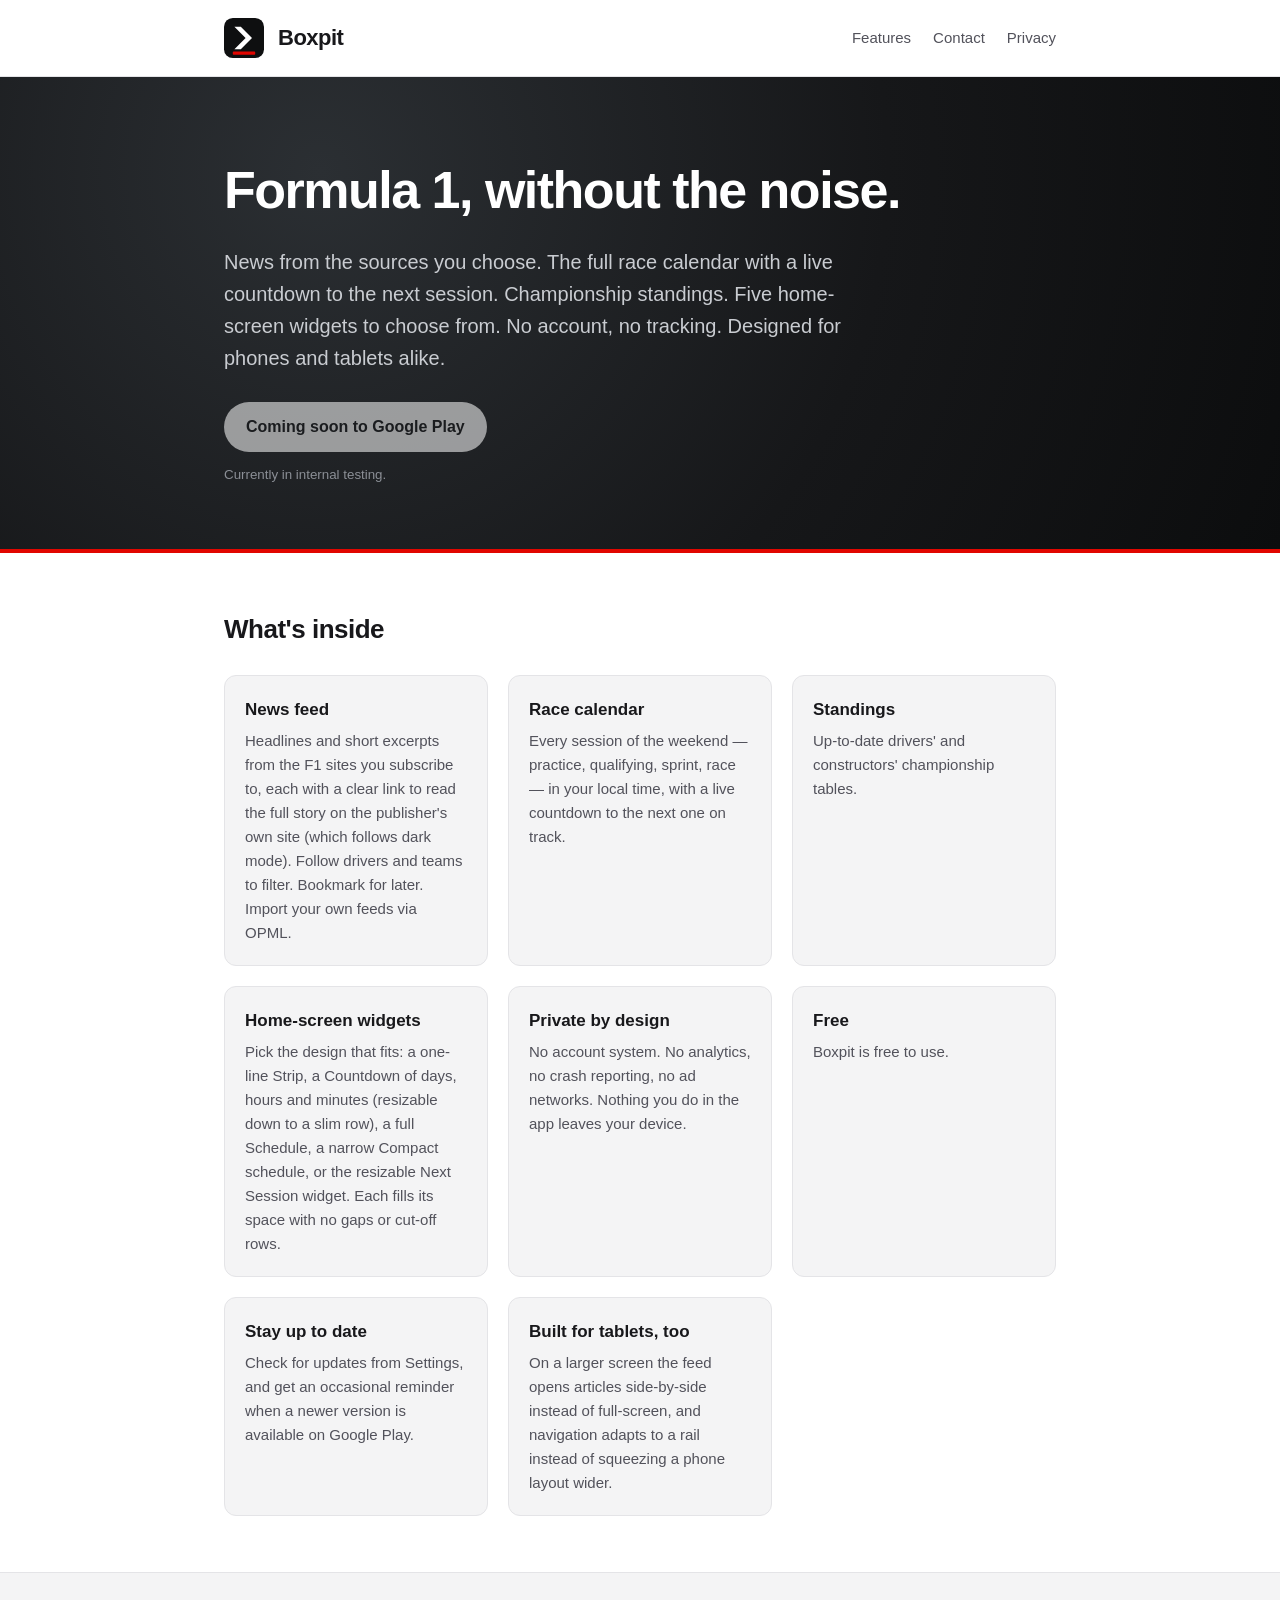
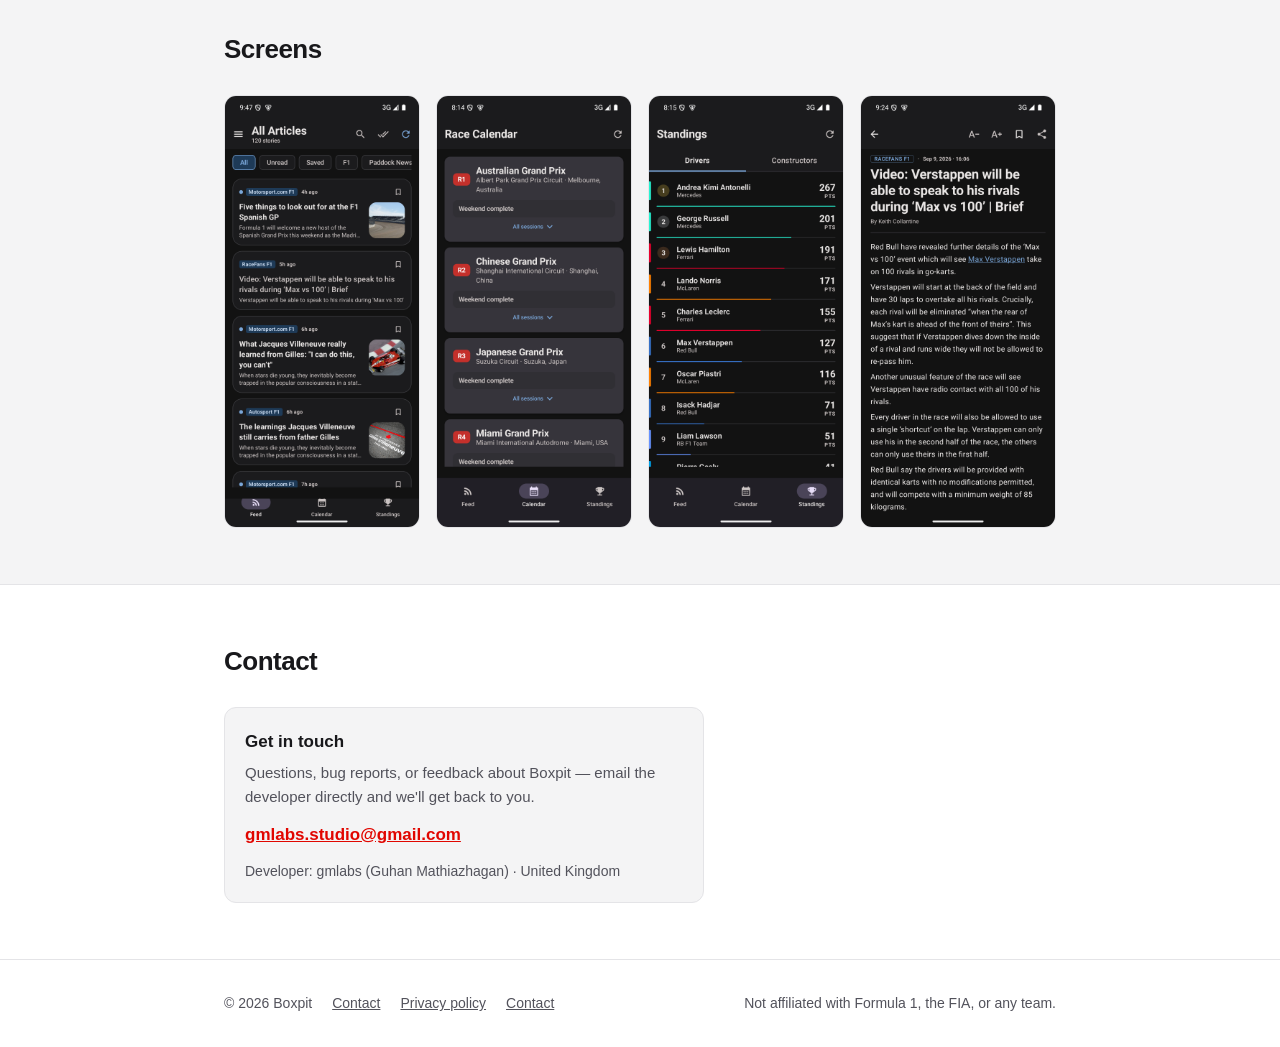
<file: index.html>
<!doctype html>
<html lang="en">
<head>
<meta charset="utf-8">
<meta name="viewport" content="width=device-width, initial-scale=1">
<title>Boxpit — Formula 1 news, calendar &amp; standings</title>
<meta name="description" content="Boxpit is a fast, private Formula 1 companion: news from the sources you choose, the full race calendar with a live countdown, championship standings, and a choice of five home-screen widgets.">
<link rel="stylesheet" href="style.css">
<link rel="icon" href="assets/icon_512.png">
</head>
<body>

<header>
  <div class="wrap">
    <svg class="mark" viewBox="0 0 200 200" aria-hidden="true">
      <rect width="200" height="200" rx="44" fill="#0e0f10"/>
      <path d="M52 44 L108 100 L52 156 L84 156 L140 100 L84 44 Z" fill="#fff"/>
      <rect x="44" y="168" width="112" height="16" rx="4" fill="#E10600"/>
    </svg>
    <span class="brand">Boxpit</span>
    <nav>
      <a href="#features">Features</a>
      <a href="#contact">Contact</a>
      <a href="privacy.html">Privacy</a>
    </nav>
  </div>
</header>

<div class="hero">
  <div class="wrap">
    <h1>Formula 1, without the noise.</h1>
    <p>News from the sources you choose. The full race calendar with a live countdown to the
       next session. Championship standings. Five home-screen widgets to choose from. No account, no tracking.
       Designed for phones and tablets alike.</p>
    <a class="badge disabled" aria-disabled="true">Coming soon to Google Play</a>
    <small>Currently in internal testing.</small>
  </div>
</div>

<section id="features">
  <div class="wrap">
    <h2>What's inside</h2>
    <div class="features">
      <div class="card">
        <h3>News feed</h3>
        <p>Headlines and short excerpts from the F1 sites you subscribe to, each with a clear link
           to read the full story on the publisher's own site (which follows dark mode). Follow
           drivers and teams to filter. Bookmark for later. Import your own feeds via OPML.</p>
      </div>
      <div class="card">
        <h3>Race calendar</h3>
        <p>Every session of the weekend — practice, qualifying, sprint, race — in your local
           time, with a live countdown to the next one on track.</p>
      </div>
      <div class="card">
        <h3>Standings</h3>
        <p>Up-to-date drivers' and constructors' championship tables.</p>
      </div>
      <div class="card">
        <h3>Home-screen widgets</h3>
        <p>Pick the design that fits: a one-line Strip, a Countdown of days, hours and minutes
           (resizable down to a slim row), a full Schedule, a narrow Compact schedule, or the
           resizable Next Session widget. Each fills its space with no gaps or cut-off rows.</p>
      </div>
      <div class="card">
        <h3>Private by design</h3>
        <p>No account system. No analytics, no crash reporting, no ad networks. Nothing you do
           in the app leaves your device.</p>
      </div>
      <div class="card">
        <h3>Free</h3>
        <p>Boxpit is free to use.</p>
      </div>
      <div class="card">
        <h3>Stay up to date</h3>
        <p>Check for updates from Settings, and get an occasional reminder when a newer version
           is available on Google Play.</p>
      </div>
      <div class="card">
        <h3>Built for tablets, too</h3>
        <p>On a larger screen the feed opens articles side-by-side instead of full-screen, and
           navigation adapts to a rail instead of squeezing a phone layout wider.</p>
      </div>
    </div>
  </div>
</section>

<section id="screenshots" style="background:var(--surface); border-top:1px solid var(--border); border-bottom:1px solid var(--border);">
  <div class="wrap">
    <h2>Screens</h2>
    <div class="shots">
      <img src="assets/screenshot_1_feed.png" alt="Boxpit news feed">
      <img src="assets/screenshot_2_calendar.png" alt="Boxpit race calendar with countdown">
      <img src="assets/screenshot_3_standings.png" alt="Boxpit championship standings">
      <img src="assets/screenshot_4_reader.png" alt="Boxpit article reader">
    </div>
  </div>
</section>

<section id="contact">
  <div class="wrap">
    <h2>Contact</h2>
    <div class="card" style="max-width:480px;">
      <h3>Get in touch</h3>
      <p>Questions, bug reports, or feedback about Boxpit &mdash; email the developer
         directly and we'll get back to you.</p>
      <p style="margin-top:12px;">
        <a href="mailto:gmlabs.studio@gmail.com" style="font-weight:700; font-size:17px;">gmlabs.studio@gmail.com</a>
      </p>
      <p style="margin-top:12px; color:var(--muted); font-size:14px;">
        Developer: gmlabs (Guhan Mathiazhagan) &middot; United Kingdom
      </p>
    </div>
  </div>
</section>

<footer>
  <div class="wrap">
    <span>&copy; <span id="y">2026</span> Boxpit</span>
    <a href="#contact">Contact</a>
    <a href="privacy.html">Privacy policy</a>
    <a href="mailto:gmlabs.studio@gmail.com">Contact</a>
    <span class="spacer"></span>
    <span>Not affiliated with Formula 1, the FIA, or any team.</span>
  </div>
</footer>

<script>document.getElementById('y').textContent = new Date().getFullYear();</script>
</body>
</html>
</file>
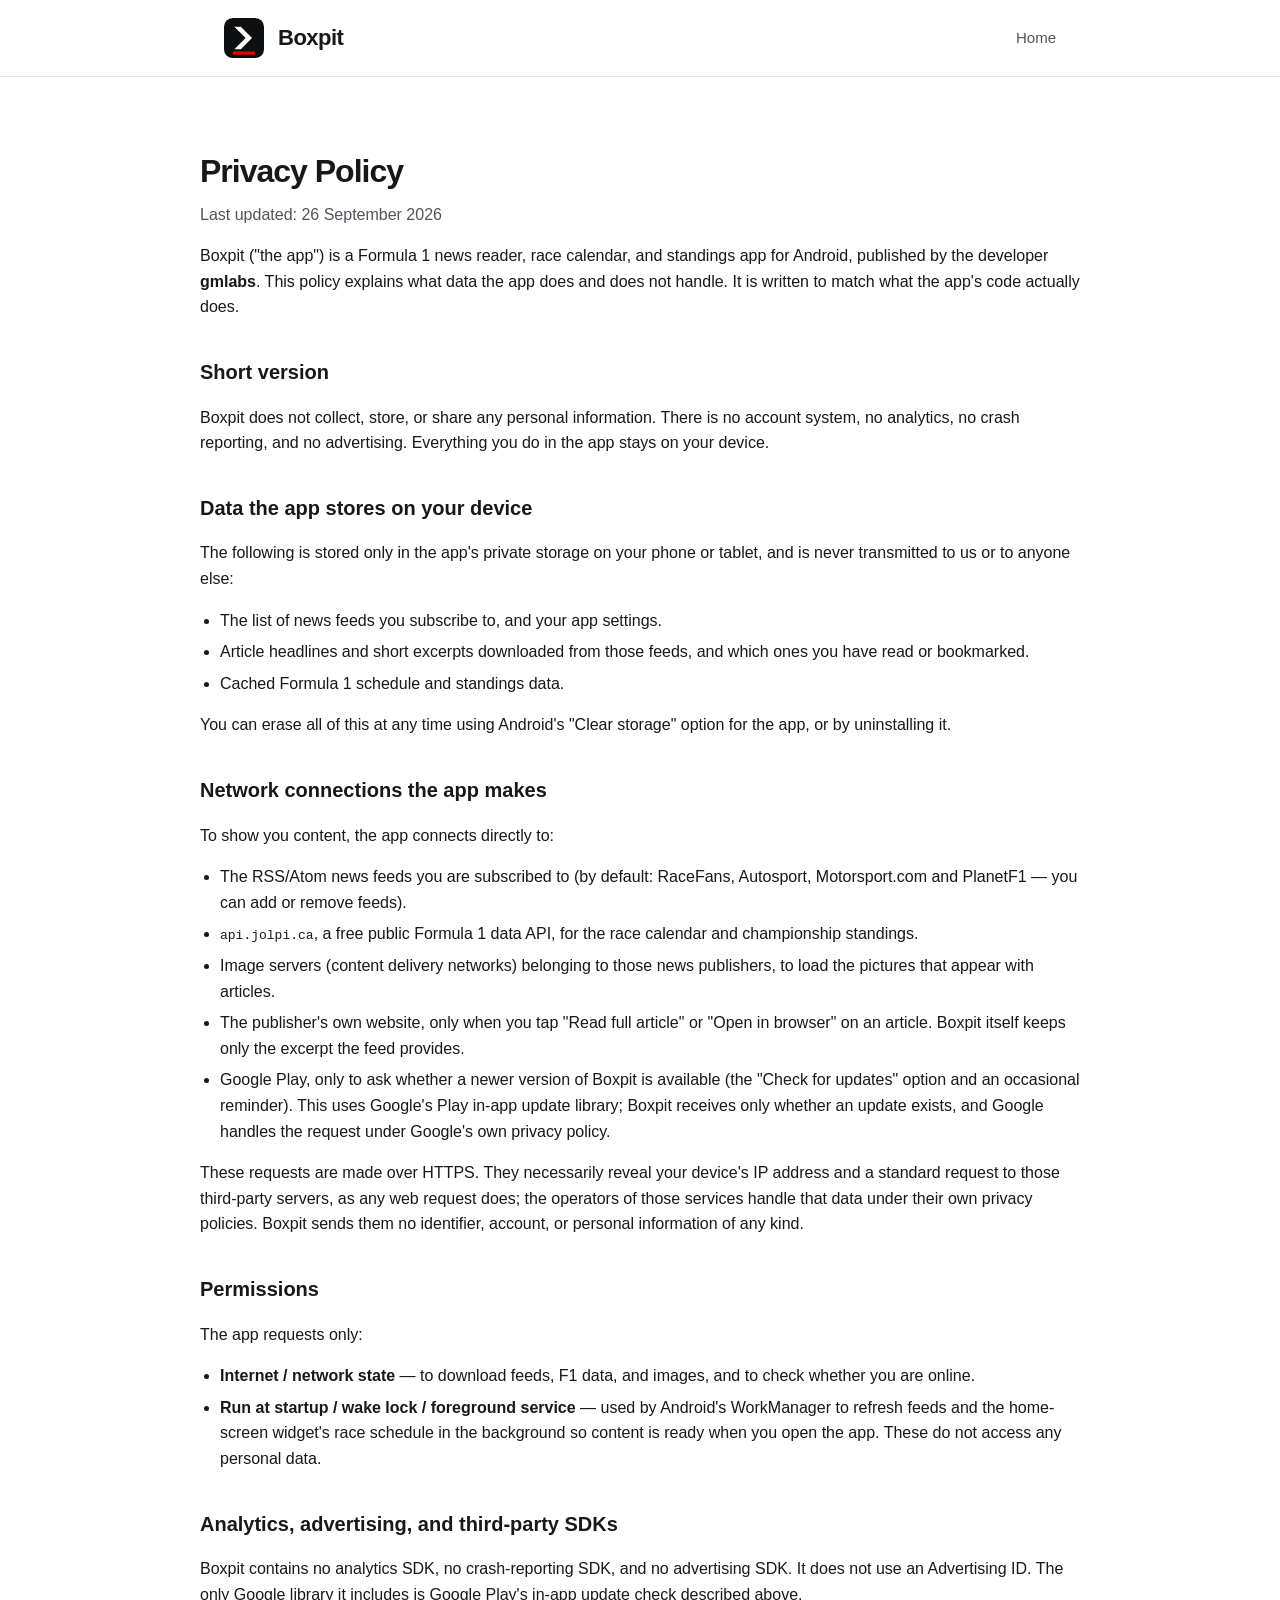
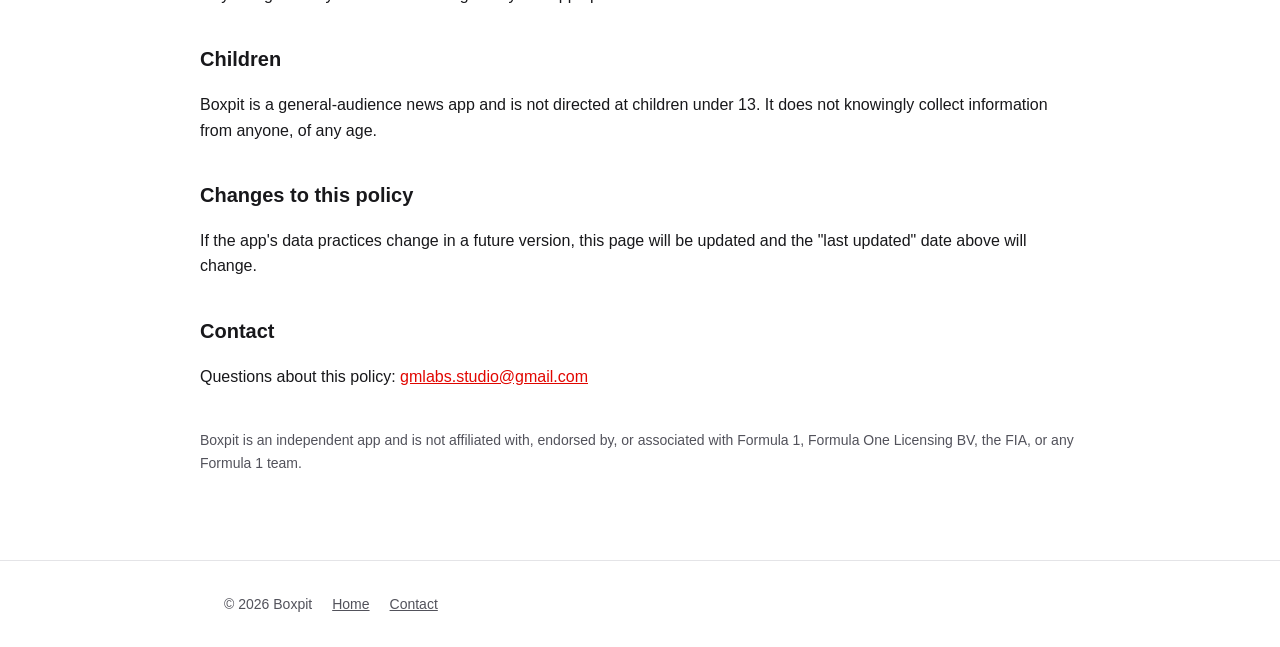
<file: privacy.html>
<!doctype html>
<html lang="en">
<head>
<meta charset="utf-8">
<meta name="viewport" content="width=device-width, initial-scale=1">
<title>Boxpit — Privacy Policy</title>
<meta name="description" content="Boxpit's privacy policy. Boxpit collects no personal data, has no account system, and uses no analytics, crash-reporting, or advertising SDKs.">
<link rel="stylesheet" href="style.css">
<link rel="icon" href="assets/icon_512.png">
</head>
<body>

<header>
  <div class="wrap">
    <svg class="mark" viewBox="0 0 200 200" aria-hidden="true">
      <rect width="200" height="200" rx="44" fill="#0e0f10"/>
      <path d="M52 44 L108 100 L52 156 L84 156 L140 100 L84 44 Z" fill="#fff"/>
      <rect x="44" y="168" width="112" height="16" rx="4" fill="#E10600"/>
    </svg>
    <span class="brand">Boxpit</span>
    <nav><a href="index.html">Home</a></nav>
  </div>
</header>

<div class="legal wrap">
  <h1>Privacy Policy</h1>
  <p class="updated">Last updated: 26 September 2026</p>

  <p>Boxpit ("the app") is a Formula 1 news reader, race calendar, and standings app for
     Android, published by the developer <strong>gmlabs</strong>. This policy explains what
     data the app does and does not handle. It is written to match what the app's code
     actually does.</p>

  <h2>Short version</h2>
  <p>Boxpit does not collect, store, or share any personal information. There is no account
     system, no analytics, no crash reporting, and no advertising. Everything you do in the
     app stays on your device.</p>

  <h2>Data the app stores on your device</h2>
  <p>The following is stored only in the app's private storage on your phone or tablet, and
     is never transmitted to us or to anyone else:</p>
  <ul>
    <li>The list of news feeds you subscribe to, and your app settings.</li>
    <li>Article headlines and short excerpts downloaded from those feeds, and which ones you have read or bookmarked.</li>
    <li>Cached Formula 1 schedule and standings data.</li>
  </ul>
  <p>You can erase all of this at any time using Android's "Clear storage" option for the
     app, or by uninstalling it.</p>

  <h2>Network connections the app makes</h2>
  <p>To show you content, the app connects directly to:</p>
  <ul>
    <li>The RSS/Atom news feeds you are subscribed to (by default: RaceFans, Autosport,
        Motorsport.com and PlanetF1 — you can add or remove feeds).</li>
    <li><code>api.jolpi.ca</code>, a free public Formula 1 data API, for the race calendar and
        championship standings.</li>
    <li>Image servers (content delivery networks) belonging to those news publishers, to load
        the pictures that appear with articles.</li>
    <li>The publisher's own website, only when you tap "Read full article" or "Open in
        browser" on an article. Boxpit itself keeps only the excerpt the feed provides.</li>
    <li>Google Play, only to ask whether a newer version of Boxpit is available (the
        "Check for updates" option and an occasional reminder). This uses Google's Play
        in-app update library; Boxpit receives only whether an update exists, and Google handles
        the request under Google's own privacy policy.</li>
  </ul>
  <p>These requests are made over HTTPS. They necessarily reveal your device's IP address and
     a standard request to those third-party servers, as any web request does; the operators
     of those services handle that data under their own privacy policies. Boxpit sends them no
     identifier, account, or personal information of any kind.</p>

  <h2>Permissions</h2>
  <p>The app requests only:</p>
  <ul>
    <li><strong>Internet / network state</strong> — to download feeds, F1 data, and images,
        and to check whether you are online.</li>
    <li><strong>Run at startup / wake lock / foreground service</strong> — used by Android's
        WorkManager to refresh feeds and the home-screen widget's race schedule in the
        background so content is ready when you open the app. These do not access any
        personal data.</li>
  </ul>

  <h2>Analytics, advertising, and third-party SDKs</h2>
  <p>Boxpit contains no analytics SDK, no crash-reporting SDK, and no advertising SDK. It does
     not use an Advertising ID. The only Google library it includes is Google Play's in-app
     update check described above.</p>

  <h2>Children</h2>
  <p>Boxpit is a general-audience news app and is not directed at children under 13. It does
     not knowingly collect information from anyone, of any age.</p>

  <h2>Changes to this policy</h2>
  <p>If the app's data practices change in a future version, this page will be updated and the
     "last updated" date above will change.</p>

  <h2>Contact</h2>
  <p>Questions about this policy: <a href="mailto:gmlabs.studio@gmail.com">gmlabs.studio@gmail.com</a></p>

  <p style="margin-top:40px; color:var(--muted); font-size:14px;">Boxpit is an independent app
     and is not affiliated with, endorsed by, or associated with Formula 1, Formula One
     Licensing BV, the FIA, or any Formula 1 team.</p>
</div>

<footer>
  <div class="wrap">
    <span>&copy; <span id="y">2026</span> Boxpit</span>
    <a href="index.html">Home</a>
    <a href="mailto:gmlabs.studio@gmail.com">Contact</a>
  </div>
</footer>

<script>document.getElementById('y').textContent = new Date().getFullYear();</script>
</body>
</html>
</file>
<file: style.css>
/* Boxpit site — shared styles */
:root {
  --red: #E10600;
  --bg: #ffffff;
  --surface: #f4f4f5;
  --text: #18181b;
  --muted: #52525b;
  --border: #e4e4e7;
  --carbon: #161719;
}
@media (prefers-color-scheme: dark) {
  :root {
    --bg: #0c0d0e;
    --surface: #161719;
    --text: #f4f4f5;
    --muted: #a1a1aa;
    --border: #27272a;
  }
}

* { box-sizing: border-box; }
html { scroll-behavior: smooth; }
body {
  margin: 0;
  font-family: -apple-system, BlinkMacSystemFont, "Segoe UI", Roboto, Helvetica, Arial, sans-serif;
  background: var(--bg);
  color: var(--text);
  line-height: 1.6;
}
a { color: var(--red); }

.wrap { max-width: 880px; margin: 0 auto; padding: 0 24px; }

/* header */
header {
  border-bottom: 1px solid var(--border);
  background: var(--bg);
}
header .wrap {
  display: flex; align-items: center; gap: 14px;
  padding-top: 18px; padding-bottom: 18px;
}
.mark { width: 40px; height: 40px; flex: 0 0 40px; }
.brand { font-weight: 800; font-size: 22px; letter-spacing: -0.5px; }
header nav { margin-left: auto; display: flex; gap: 22px; font-size: 15px; }
header nav a { color: var(--muted); text-decoration: none; }
header nav a:hover { color: var(--text); }

/* hero */
.hero {
  background: radial-gradient(circle at 25% 20%, #2b2f33 0%, var(--carbon) 55%, #0c0d0e 100%);
  color: #fff;
  padding: 72px 0 64px;
  border-bottom: 4px solid var(--red);
}
.hero h1 { font-size: clamp(32px, 6vw, 52px); margin: 0 0 14px; letter-spacing: -1.5px; }
.hero p { font-size: clamp(16px, 2.5vw, 20px); color: #c9ccd1; max-width: 620px; margin: 0 0 28px; }
.badge {
  display: inline-block; padding: 12px 22px; border-radius: 999px;
  background: #fff; color: var(--carbon); font-weight: 700; text-decoration: none;
}
.badge.disabled { opacity: 0.55; }
.hero small { display: block; margin-top: 12px; color: #8b8f96; }

/* sections */
section { padding: 56px 0; }
section h2 { font-size: 26px; margin: 0 0 24px; letter-spacing: -0.5px; }

.features { display: grid; grid-template-columns: repeat(auto-fit, minmax(220px, 1fr)); gap: 20px; }
.card {
  background: var(--surface); border: 1px solid var(--border);
  border-radius: 12px; padding: 20px;
}
.card h3 { margin: 0 0 6px; font-size: 17px; }
.card p { margin: 0; color: var(--muted); font-size: 15px; }

.shots { display: grid; grid-template-columns: repeat(auto-fit, minmax(160px, 1fr)); gap: 16px; }
.shots img { width: 100%; border-radius: 12px; border: 1px solid var(--border); }

/* legal page */
.legal { padding: 48px 0 72px; }
.legal h1 { font-size: 32px; letter-spacing: -1px; margin-bottom: 4px; }
.legal .updated { color: var(--muted); margin-top: 0; }
.legal h2 { font-size: 20px; margin-top: 36px; }
.legal ul { padding-left: 20px; }
.legal li { margin: 6px 0; }

/* footer */
footer {
  border-top: 1px solid var(--border);
  padding: 32px 0;
  color: var(--muted); font-size: 14px;
}
footer .wrap { display: flex; flex-wrap: wrap; gap: 8px 20px; align-items: center; }
footer a { color: var(--muted); }
footer .spacer { margin-left: auto; }
</file>
